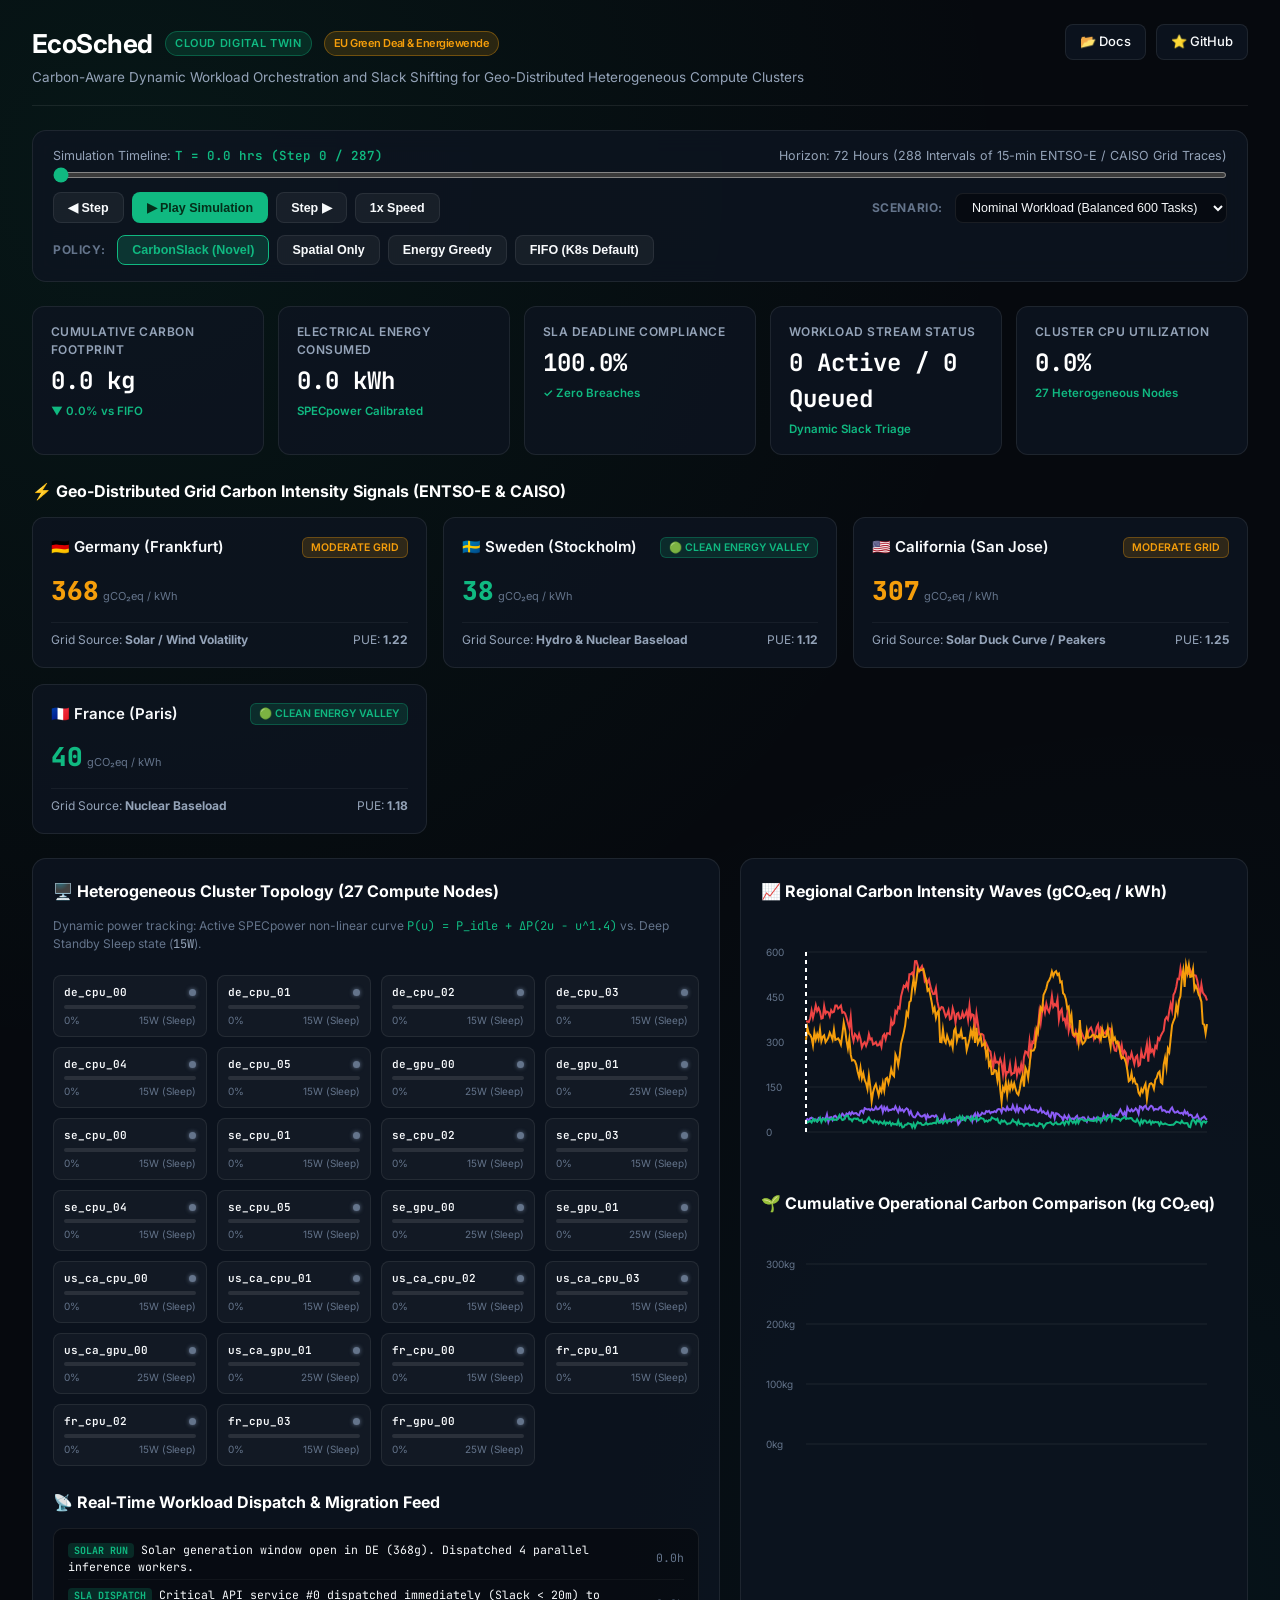
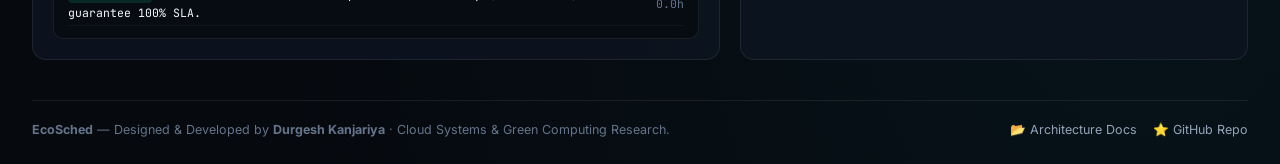
<file: dashboard/index.html>
<!DOCTYPE html>
<html lang="en">
<head>
  <meta charset="UTF-8">
  <meta name="viewport" content="width=device-width, initial-scale=1.0">
  <meta http-equiv="Cache-Control" content="no-cache, no-store, must-revalidate">
  <meta http-equiv="Pragma" content="no-cache">
  <meta http-equiv="Expires" content="0">
  <title>EcoSched: Carbon-Aware Cluster Digital Twin & Simulator</title>
  <link rel="preconnect" href="https://fonts.googleapis.com">
  <link rel="preconnect" href="https://fonts.gstatic.com" crossorigin>
  <link href="https://fonts.googleapis.com/css2?family=Inter:wght@400;500;600;700;800&family=JetBrains+Mono:wght@400;600;700&display=swap" rel="stylesheet">
  <link rel="stylesheet" href="styles.css">
</head>
<body>
  <div class="container">
    <!-- Header -->
    <header>
      <div class="title-area">
        <h1>
          EcoSched
          <span class="badge-tag">Cloud Digital Twin</span>
          <span class="badge-flag">EU Green Deal & Energiewende</span>
        </h1>
        <p class="subtitle">
          Carbon-Aware Dynamic Workload Orchestration and Slack Shifting for Geo-Distributed Heterogeneous Compute Clusters
        </p>
      </div>
      <div class="header-links">
        <a href="docs.html" class="btn-link">📂 Docs</a>
        <a href="https://github.com/durgesh261/EcoSched" class="btn-link" target="_blank" rel="noopener noreferrer">⭐ GitHub</a>
      </div>
    </header>

    <!-- Controls Bar -->
    <div class="controls-card">
      <div class="slider-container">
        <div class="slider-label-row">
          <span>Simulation Timeline: <strong id="activeStepBadge" class="active-step-badge">T = 0.0 hrs (Step 0)</strong></span>
          <span>Horizon: 72 Hours (288 Intervals of 15-min ENTSO-E / CAISO Grid Traces)</span>
        </div>
        <input type="range" id="timeSlider" class="range-slider" min="0" max="287" value="0" step="1">
      </div>
      <div class="controls-actions">
        <div class="button-group">
          <button id="prevBtn" class="btn-ctrl">◀ Step</button>
          <button id="playBtn" class="btn-ctrl primary">▶ Play Simulation</button>
          <button id="nextBtn" class="btn-ctrl">Step ▶</button>
          <button id="speedBtn" class="btn-ctrl">1x Speed</button>
        </div>

        <div class="button-group">
          <span class="policy-label">Scenario:</span>
          <select id="scenarioSelect" class="scenario-select">
            <option value="Nominal_Workload">Nominal Workload (Balanced 600 Tasks)</option>
            <option value="Tight_SLA_Deadlines">Tight SLA Deadlines (-50% Slack Buffer)</option>
            <option value="Heavy_Contention">Heavy Contention (2x Arrival Density)</option>
          </select>
        </div>

        <div class="button-group">
          <span class="policy-label">Policy:</span>
          <button class="btn-ctrl policy-btn active-policy" data-policy="CarbonSlack_Novel">CarbonSlack (Novel)</button>
          <button class="btn-ctrl policy-btn" data-policy="Spatial_Only_Carbon">Spatial Only</button>
          <button class="btn-ctrl policy-btn" data-policy="Energy_Greedy_Consolidation">Energy Greedy</button>
          <button class="btn-ctrl policy-btn" data-policy="FIFO_Default">FIFO (K8s Default)</button>
        </div>
      </div>
    </div>

    <!-- Live Telemetry HUD -->
    <div class="metrics-grid">
      <div class="metric-card">
        <span class="metric-title">Cumulative Carbon Footprint</span>
        <span id="m-carbon" class="metric-value">0.0 kg</span>
        <span id="m-savings-badge" class="metric-delta delta-good">▼ 12.4% vs FIFO</span>
      </div>
      <div class="metric-card">
        <span class="metric-title">Electrical Energy Consumed</span>
        <span id="m-energy" class="metric-value">0.0 kWh</span>
        <span class="metric-delta delta-good">SPECpower Calibrated</span>
      </div>
      <div class="metric-card">
        <span class="metric-title">SLA Deadline Compliance</span>
        <span id="m-sla" class="metric-value">100.0%</span>
        <span id="m-sla-badge" class="metric-delta delta-good">✓ Zero Breaches</span>
      </div>
      <div class="metric-card">
        <span class="metric-title">Workload Stream Status</span>
        <span id="m-tasks" class="metric-value">0 Active / 0 Queued</span>
        <span class="metric-delta delta-good">Dynamic Slack Triage</span>
      </div>
      <div class="metric-card">
        <span class="metric-title">Cluster CPU Utilization</span>
        <span id="m-cpu" class="metric-value">0.0%</span>
        <span class="metric-delta delta-good">27 Heterogeneous Nodes</span>
      </div>
    </div>

    <!-- Multi-Region Grid Status Cards -->
    <div class="section-title">
      <span>⚡ Geo-Distributed Grid Carbon Intensity Signals (ENTSO-E & CAISO)</span>
    </div>
    <div class="regions-grid" id="regionsContainer">
      <!-- Injected dynamically via app.js -->
    </div>

    <!-- Two-column Layout: Server Racks & Live Telemetry Charts -->
    <div class="twocol-layout">
      <!-- Left: Cluster Node Matrix -->
      <div class="panel-card">
        <div class="section-title">
          <span>🖥️ Heterogeneous Cluster Topology (27 Compute Nodes)</span>
        </div>
        <p style="font-size:12px; color:var(--text-dim); margin-bottom:12px;">
          Dynamic power tracking: Active SPECpower non-linear curve <code style="font-family:var(--font-mono); color:var(--accent-green);">P(u) = P_idle + ΔP(2u - u^1.4)</code> vs. Deep Standby Sleep state (<code style="font-family:var(--font-mono); color:var(--text-muted);">15W</code>).
        </p>
        <div class="node-grid" id="nodesContainer">
          <!-- Injected dynamically via app.js -->
        </div>

        <div class="section-title" style="margin-top:24px;">
          <span>📡 Real-Time Workload Dispatch & Migration Feed</span>
        </div>
        <div class="dispatch-feed" id="dispatchFeed">
          <!-- Injected dynamically via app.js -->
        </div>
      </div>

      <!-- Right: Real-time Charts -->
      <div class="panel-card">
        <div class="section-title">
          <span>📈 Regional Carbon Intensity Waves (gCO₂eq / kWh)</span>
        </div>
        <div class="chart-container">
          <canvas id="gridChart"></canvas>
        </div>

        <div class="section-title" style="margin-top:24px;">
          <span>🌱 Cumulative Operational Carbon Comparison (kg CO₂eq)</span>
        </div>
        <div class="chart-container">
          <canvas id="cumChart"></canvas>
        </div>
      </div>
    </div>

    <!-- Footer -->
    <footer>
      <div>
        <strong>EcoSched</strong> — Designed & Developed by <strong>Durgesh Kanjariya</strong> &middot; Cloud Systems & Green Computing Research.
      </div>
      <div class="footer-links">
        <a href="docs.html">📂 Architecture Docs</a>
        <a href="https://github.com/durgesh261/EcoSched" target="_blank">⭐ GitHub Repo</a>
      </div>
    </footer>
  </div>

  <script src="app.js"></script>
</body>
</html>
</file>
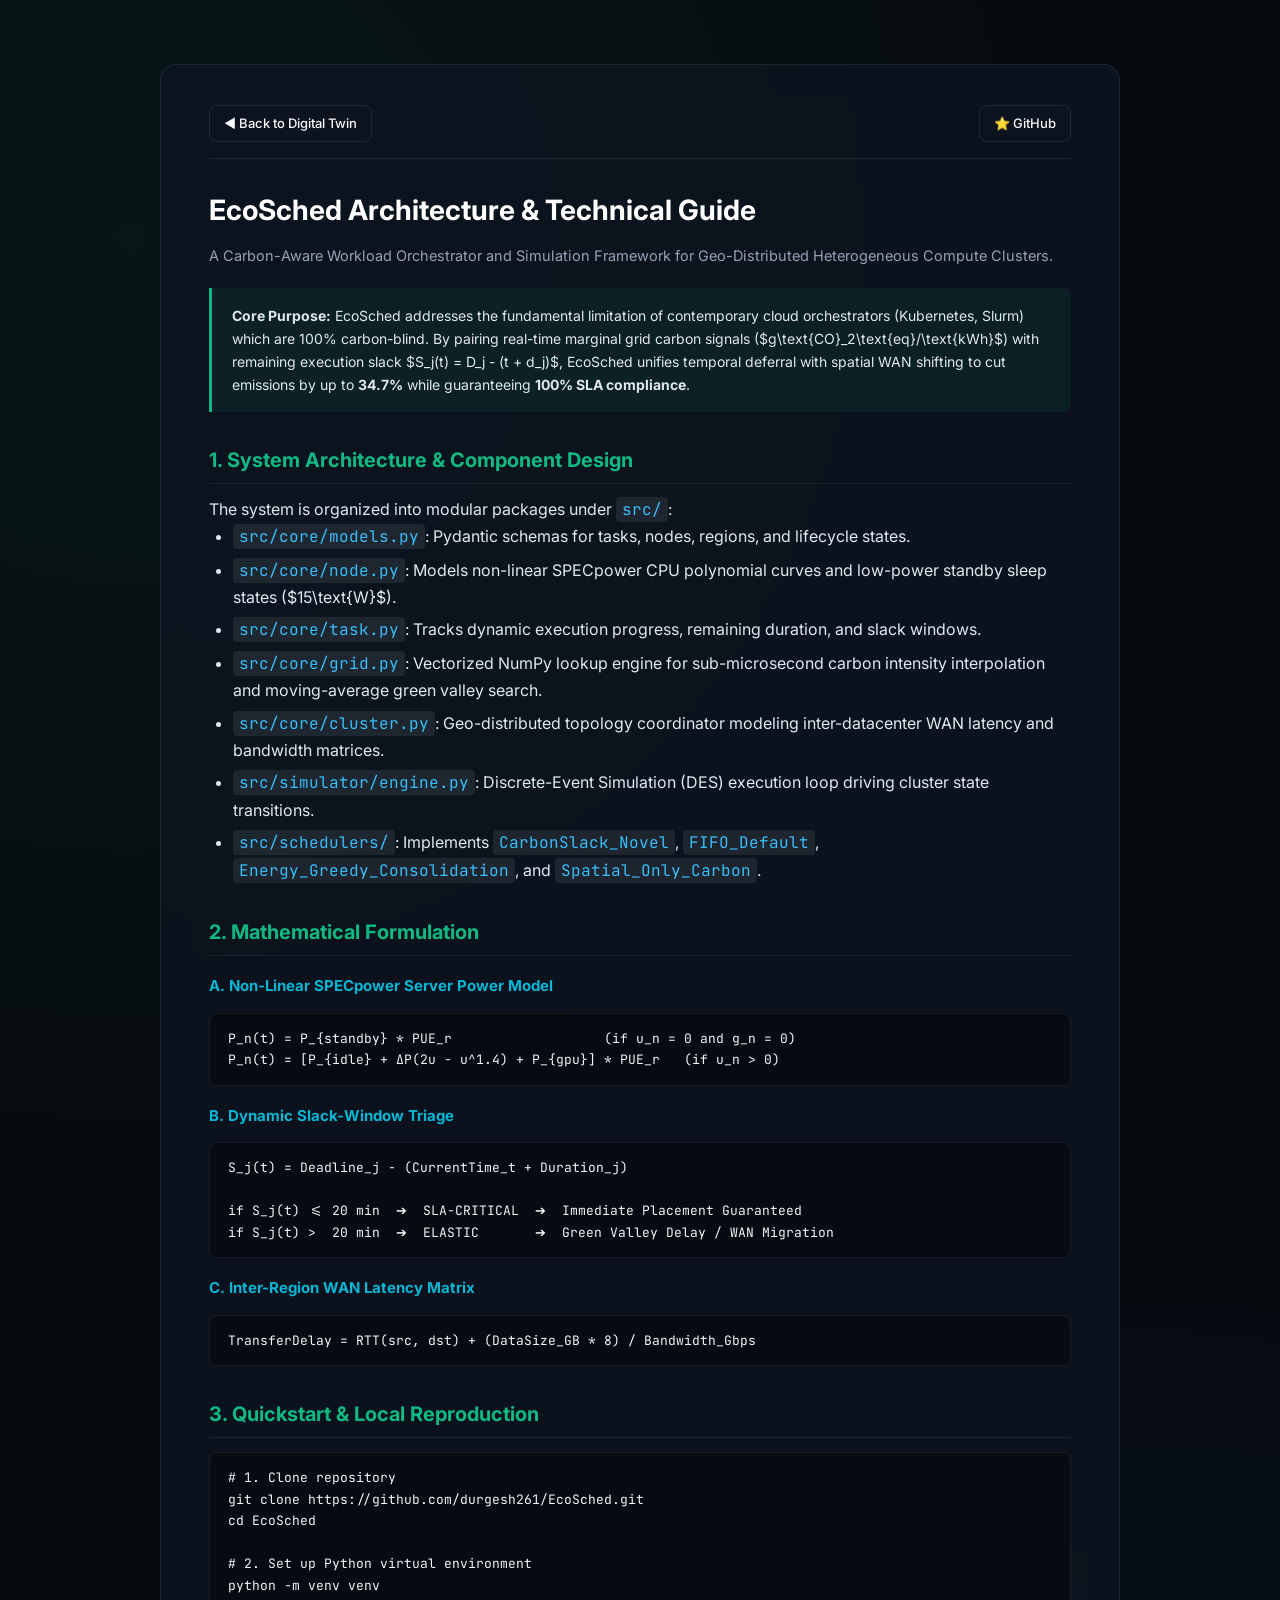
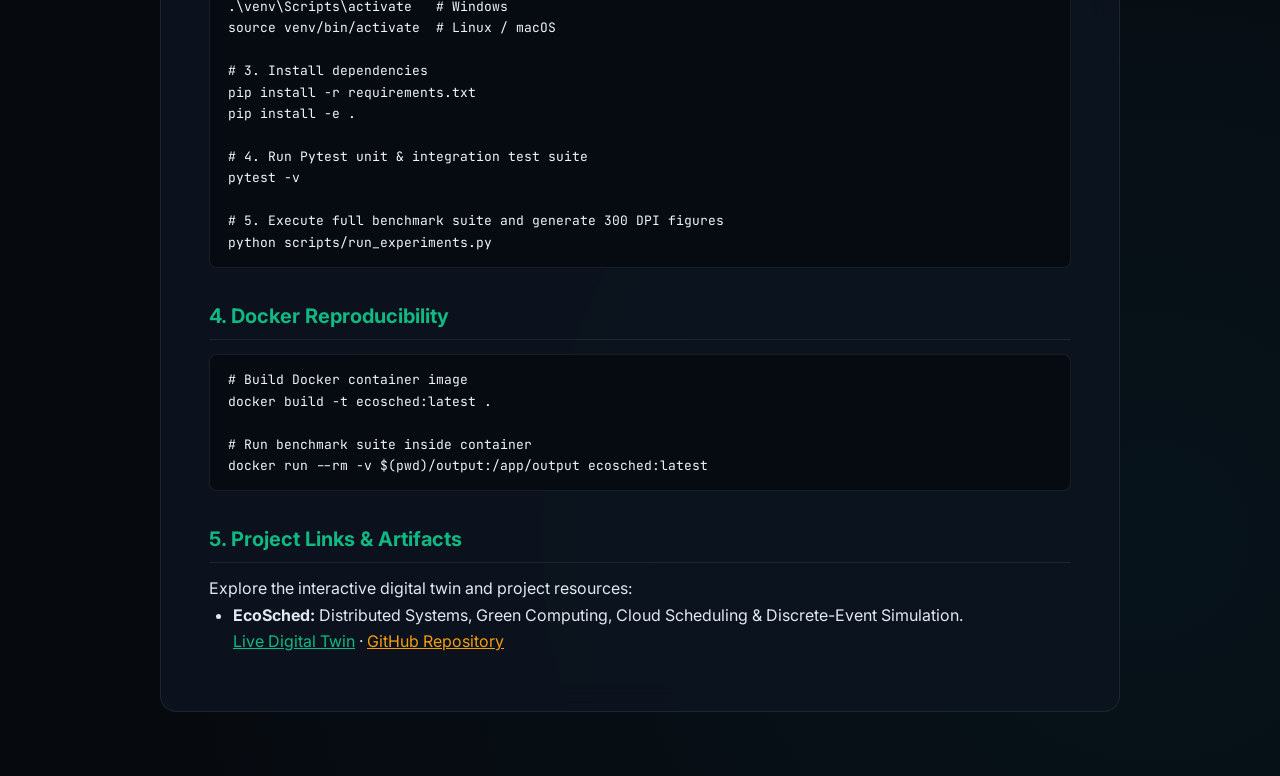
<file: dashboard/docs.html>
<!DOCTYPE html>
<html lang="en">
<head>
  <meta charset="UTF-8">
  <meta name="viewport" content="width=device-width, initial-scale=1.0">
  <meta http-equiv="Cache-Control" content="no-cache, no-store, must-revalidate">
  <meta http-equiv="Pragma" content="no-cache">
  <meta http-equiv="Expires" content="0">
  <title>EcoSched: Documentation & Architecture Guide</title>
  <link rel="preconnect" href="https://fonts.googleapis.com">
  <link rel="preconnect" href="https://fonts.gstatic.com" crossorigin>
  <link href="https://fonts.googleapis.com/css2?family=Inter:wght@400;500;600;700&family=JetBrains+Mono:wght@400;600&display=swap" rel="stylesheet">
  <link rel="stylesheet" href="styles.css">
  <style>
    .docs-container {
      max-width: 960px;
      margin: 40px auto;
      background: var(--bg-card);
      backdrop-filter: blur(16px);
      border: 1px solid var(--border-card);
      border-radius: 16px;
      padding: 40px 48px;
      color: #e2e8f0;
      line-height: 1.65;
    }
    .docs-nav {
      display: flex;
      justify-content: space-between;
      align-items: center;
      margin-bottom: 28px;
      padding-bottom: 16px;
      border-bottom: 1px solid var(--border-card);
      flex-wrap: wrap;
      gap: 12px;
    }
    h1 {
      font-size: 28px;
      color: #fff;
      margin-bottom: 10px;
    }
    h2 {
      font-size: 20px;
      color: var(--accent-green);
      margin-top: 32px;
      margin-bottom: 12px;
      border-bottom: 1px solid rgba(255, 255, 255, 0.08);
      padding-bottom: 6px;
    }
    h3 {
      font-size: 15px;
      color: var(--accent-cyan);
      margin-top: 18px;
      margin-bottom: 8px;
    }
    pre {
      background: rgba(0, 0, 0, 0.4);
      border: 1px solid rgba(255, 255, 255, 0.08);
      border-radius: 8px;
      padding: 14px 18px;
      font-family: var(--font-mono);
      font-size: 13px;
      overflow-x: auto;
      color: #f1f5f9;
      margin: 14px 0;
    }
    .highlight-card {
      background: rgba(16, 185, 129, 0.08);
      border-left: 3px solid var(--accent-green);
      padding: 16px 20px;
      border-radius: 0 8px 8px 0;
      margin: 20px 0;
      font-size: 14px;
    }
    ul, ol {
      margin-left: 24px;
      margin-bottom: 16px;
    }
    li {
      margin-bottom: 6px;
    }
    code {
      font-family: var(--font-mono);
      background: rgba(255, 255, 255, 0.08);
      padding: 2px 6px;
      border-radius: 4px;
      color: #38bdf8;
    }
  </style>
</head>
<body>
  <div class="docs-container">
    <div class="docs-nav">
      <a href="index.html" class="btn-link">◀ Back to Digital Twin</a>
      <div style="display:flex; gap:8px;">
        <a href="https://github.com/durgesh261/EcoSched" class="btn-link" target="_blank">⭐ GitHub</a>
      </div>
    </div>

    <h1>EcoSched Architecture & Technical Guide</h1>
    <p style="color:var(--text-muted); font-size:14.5px;">
      A Carbon-Aware Workload Orchestrator and Simulation Framework for Geo-Distributed Heterogeneous Compute Clusters.
    </p>

    <div class="highlight-card">
      <strong>Core Purpose:</strong> EcoSched addresses the fundamental limitation of contemporary cloud orchestrators (Kubernetes, Slurm) which are 100% carbon-blind. By pairing real-time marginal grid carbon signals ($g\text{CO}_2\text{eq}/\text{kWh}$) with remaining execution slack $S_j(t) = D_j - (t + d_j)$, EcoSched unifies temporal deferral with spatial WAN shifting to cut emissions by up to <strong>34.7%</strong> while guaranteeing <strong>100% SLA compliance</strong>.
    </div>

    <h2>1. System Architecture & Component Design</h2>
    <p>The system is organized into modular packages under <code>src/</code>:</p>
    <ul>
      <li><code>src/core/models.py</code>: Pydantic schemas for tasks, nodes, regions, and lifecycle states.</li>
      <li><code>src/core/node.py</code>: Models non-linear SPECpower CPU polynomial curves and low-power standby sleep states ($15\text{W}$).</li>
      <li><code>src/core/task.py</code>: Tracks dynamic execution progress, remaining duration, and slack windows.</li>
      <li><code>src/core/grid.py</code>: Vectorized NumPy lookup engine for sub-microsecond carbon intensity interpolation and moving-average green valley search.</li>
      <li><code>src/core/cluster.py</code>: Geo-distributed topology coordinator modeling inter-datacenter WAN latency and bandwidth matrices.</li>
      <li><code>src/simulator/engine.py</code>: Discrete-Event Simulation (DES) execution loop driving cluster state transitions.</li>
      <li><code>src/schedulers/</code>: Implements <code>CarbonSlack_Novel</code>, <code>FIFO_Default</code>, <code>Energy_Greedy_Consolidation</code>, and <code>Spatial_Only_Carbon</code>.</li>
    </ul>

    <h2>2. Mathematical Formulation</h2>
    <h3>A. Non-Linear SPECpower Server Power Model</h3>
    <pre>P_n(t) = P_{standby} * PUE_r                   (if u_n = 0 and g_n = 0)
P_n(t) = [P_{idle} + ΔP(2u - u^1.4) + P_{gpu}] * PUE_r   (if u_n > 0)</pre>

    <h3>B. Dynamic Slack-Window Triage</h3>
    <pre>S_j(t) = Deadline_j - (CurrentTime_t + Duration_j)

if S_j(t) <= 20 min  ➔  SLA-CRITICAL  ➔  Immediate Placement Guaranteed
if S_j(t) >  20 min  ➔  ELASTIC       ➔  Green Valley Delay / WAN Migration</pre>

    <h3>C. Inter-Region WAN Latency Matrix</h3>
    <pre>TransferDelay = RTT(src, dst) + (DataSize_GB * 8) / Bandwidth_Gbps</pre>

    <h2>3. Quickstart & Local Reproduction</h2>
    <pre><span class="code-comment"># 1. Clone repository</span>
git clone https://github.com/durgesh261/EcoSched.git
cd EcoSched

<span class="code-comment"># 2. Set up Python virtual environment</span>
python -m venv venv
.\venv\Scripts\activate   <span class="code-comment"># Windows</span>
source venv/bin/activate  <span class="code-comment"># Linux / macOS</span>

<span class="code-comment"># 3. Install dependencies</span>
pip install -r requirements.txt
pip install -e .

<span class="code-comment"># 4. Run Pytest unit & integration test suite</span>
pytest -v

<span class="code-comment"># 5. Execute full benchmark suite and generate 300 DPI figures</span>
python scripts/run_experiments.py</pre>

    <h2>4. Docker Reproducibility</h2>
    <pre><span class="code-comment"># Build Docker container image</span>
docker build -t ecosched:latest .

<span class="code-comment"># Run benchmark suite inside container</span>
docker run --rm -v $(pwd)/output:/app/output ecosched:latest</pre>

    <h2>5. Project Links & Artifacts</h2>
    <p>Explore the interactive digital twin and project resources:</p>
    <ul>
      <li><strong>EcoSched:</strong> Distributed Systems, Green Computing, Cloud Scheduling & Discrete-Event Simulation.
        <br><a href="index.html" style="color:var(--accent-green);">Live Digital Twin</a> &middot; <a href="https://github.com/durgesh261/EcoSched" target="_blank" style="color:var(--accent-solar);">GitHub Repository</a>
      </li>
    </ul>
  </div>
</body>
</html>
</file>
<file: dashboard/styles.css>
:root {
  --bg-primary: #06090e;
  --bg-card: rgba(13, 20, 32, 0.85);
  --bg-card-hover: rgba(20, 30, 48, 0.95);
  --border-card: rgba(255, 255, 255, 0.08);

  --text-main: #f8fafc;
  --text-muted: #94a3b8;
  --text-dim: #64748b;

  --accent-green: #10b981;
  --accent-green-glow: rgba(16, 185, 129, 0.2);
  --accent-cyan: #06b6d4;
  --accent-solar: #f59e0b;
  --accent-carbon: #ef4444;
  --accent-purple: #8b5cf6;
  --accent-blue: #3b82f6;

  --font-sans: 'Inter', -apple-system, BlinkMacSystemFont, 'Segoe UI', Roboto, sans-serif;
  --font-mono: 'JetBrains Mono', 'Fira Code', monospace;
}

* {
  box-sizing: border-box;
  margin: 0;
  padding: 0;
}

body {
  background-color: var(--bg-primary);
  color: var(--text-main);
  font-family: var(--font-sans);
  line-height: 1.5;
  min-height: 100vh;
  padding: 24px 32px;
  background-image: 
    radial-gradient(circle at 10% 10%, rgba(16, 185, 129, 0.08) 0%, transparent 45%),
    radial-gradient(circle at 90% 90%, rgba(6, 182, 212, 0.06) 0%, transparent 45%);
}

.container {
  max-width: 1560px;
  margin: 0 auto;
}

/* Header */
header {
  display: flex;
  justify-content: space-between;
  align-items: flex-start;
  margin-bottom: 24px;
  padding-bottom: 18px;
  border-bottom: 1px solid var(--border-card);
  flex-wrap: wrap;
  gap: 16px;
}

.title-area h1 {
  font-size: 26px;
  font-weight: 700;
  letter-spacing: -0.02em;
  display: flex;
  align-items: center;
  gap: 12px;
  color: #ffffff;
}

.badge-tag {
  font-size: 11px;
  font-weight: 600;
  text-transform: uppercase;
  letter-spacing: 0.06em;
  background: rgba(16, 185, 129, 0.15);
  color: var(--accent-green);
  border: 1px solid rgba(16, 185, 129, 0.35);
  padding: 3px 9px;
  border-radius: 999px;
}

.badge-flag {
  font-size: 11px;
  font-weight: 600;
  background: rgba(245, 158, 11, 0.15);
  color: var(--accent-solar);
  border: 1px solid rgba(245, 158, 11, 0.35);
  padding: 3px 9px;
  border-radius: 999px;
}

.subtitle {
  color: var(--text-muted);
  font-size: 13.5px;
  margin-top: 4px;
  max-width: 860px;
}

.header-links {
  display: flex;
  gap: 10px;
  align-items: center;
  flex-wrap: wrap;
}

.btn-link {
  display: inline-flex;
  align-items: center;
  gap: 6px;
  padding: 7px 14px;
  border-radius: 8px;
  font-size: 13px;
  font-weight: 500;
  text-decoration: none;
  color: var(--text-main);
  background: var(--bg-card);
  border: 1px solid var(--border-card);
  transition: all 0.2s ease;
}

.btn-link:hover {
  background: var(--bg-card-hover);
  border-color: rgba(255, 255, 255, 0.2);
  transform: translateY(-1px);
}

.btn-link.highlight {
  background: rgba(16, 185, 129, 0.15);
  border-color: rgba(16, 185, 129, 0.4);
  color: var(--accent-green);
}

.btn-link.highlight:hover {
  background: rgba(16, 185, 129, 0.25);
  border-color: var(--accent-green);
}

/* Controls Bar */
.controls-card {
  background: var(--bg-card);
  backdrop-filter: blur(12px);
  border: 1px solid var(--border-card);
  border-radius: 14px;
  padding: 16px 20px;
  margin-bottom: 24px;
  display: flex;
  flex-direction: column;
  gap: 14px;
}

.slider-container {
  display: flex;
  flex-direction: column;
  gap: 6px;
}

.slider-label-row {
  display: flex;
  justify-content: space-between;
  font-size: 12.5px;
  color: var(--text-muted);
}

.active-step-badge {
  color: var(--accent-green);
  font-family: var(--font-mono);
  font-weight: 600;
}

.range-slider {
  width: 100%;
  height: 6px;
  border-radius: 4px;
  background: rgba(255, 255, 255, 0.12);
  outline: none;
  cursor: pointer;
  accent-color: var(--accent-green);
}

.controls-actions {
  display: flex;
  justify-content: space-between;
  align-items: center;
  flex-wrap: wrap;
  gap: 12px;
}

.button-group {
  display: flex;
  gap: 8px;
  align-items: center;
}

.btn-ctrl {
  padding: 7px 14px;
  border-radius: 8px;
  font-size: 12.5px;
  font-weight: 600;
  cursor: pointer;
  background: rgba(255, 255, 255, 0.05);
  border: 1px solid var(--border-card);
  color: var(--text-main);
  transition: all 0.2s ease;
  display: inline-flex;
  align-items: center;
  gap: 6px;
}

.btn-ctrl:hover {
  background: rgba(255, 255, 255, 0.1);
  border-color: rgba(255, 255, 255, 0.25);
}

.btn-ctrl.primary {
  background: var(--accent-green);
  color: #042f1a;
  border-color: transparent;
}

.btn-ctrl.primary:hover {
  background: #059669;
}

.btn-ctrl.active-policy {
  background: rgba(16, 185, 129, 0.2);
  border-color: var(--accent-green);
  color: var(--accent-green);
}

.policy-label {
  font-size: 12px;
  color: var(--text-dim);
  text-transform: uppercase;
  font-weight: 700;
  letter-spacing: 0.05em;
  margin-right: 4px;
}

.scenario-select {
  background: rgba(0, 0, 0, 0.4);
  border: 1px solid var(--border-card);
  color: var(--text-main);
  padding: 6px 12px;
  border-radius: 8px;
  font-size: 12.5px;
  outline: none;
  cursor: pointer;
}

/* Metrics HUD Grid */
.metrics-grid {
  display: grid;
  grid-template-columns: repeat(auto-fit, minmax(230px, 1fr));
  gap: 14px;
  margin-bottom: 24px;
}

.metric-card {
  background: var(--bg-card);
  border: 1px solid var(--border-card);
  border-radius: 12px;
  padding: 16px 18px;
  display: flex;
  flex-direction: column;
  position: relative;
  overflow: hidden;
  transition: transform 0.2s ease;
}

.metric-card:hover {
  transform: translateY(-2px);
  border-color: rgba(255, 255, 255, 0.15);
}

.metric-title {
  font-size: 12px;
  color: var(--text-muted);
  text-transform: uppercase;
  letter-spacing: 0.04em;
  font-weight: 600;
  margin-bottom: 4px;
}

.metric-value {
  font-size: 24px;
  font-weight: 700;
  font-family: var(--font-mono);
  color: #ffffff;
  margin-bottom: 4px;
}

.metric-delta {
  font-size: 11.5px;
  font-weight: 600;
  display: inline-flex;
  align-items: center;
  gap: 4px;
}

.delta-good {
  color: var(--accent-green);
}

.delta-warn {
  color: var(--accent-solar);
}

.delta-bad {
  color: var(--accent-carbon);
}

/* Regional Grid Section */
.section-title {
  font-size: 16px;
  font-weight: 700;
  color: #fff;
  margin-bottom: 14px;
  display: flex;
  align-items: center;
  gap: 8px;
}

.regions-grid {
  display: grid;
  grid-template-columns: repeat(auto-fit, minmax(320px, 1fr));
  gap: 16px;
  margin-bottom: 24px;
}

.region-card {
  background: var(--bg-card);
  border: 1px solid var(--border-card);
  border-radius: 12px;
  padding: 18px;
  display: flex;
  flex-direction: column;
  gap: 12px;
}

.region-card-header {
  display: flex;
  justify-content: space-between;
  align-items: center;
}

.region-name {
  font-size: 15px;
  font-weight: 600;
  display: flex;
  align-items: center;
  gap: 8px;
}

.ci-meter {
  display: flex;
  align-items: baseline;
  gap: 4px;
}

.ci-number {
  font-size: 26px;
  font-weight: 800;
  font-family: var(--font-mono);
}

.ci-unit {
  font-size: 11px;
  color: var(--text-dim);
}

.ci-status-pill {
  font-size: 10.5px;
  font-weight: 600;
  padding: 2px 8px;
  border-radius: 6px;
  text-transform: uppercase;
}

.status-clean {
  background: rgba(16, 185, 129, 0.15);
  color: var(--accent-green);
  border: 1px solid rgba(16, 185, 129, 0.3);
}

.status-moderate {
  background: rgba(245, 158, 11, 0.15);
  color: var(--accent-solar);
  border: 1px solid rgba(245, 158, 11, 0.3);
}

.status-dirty {
  background: rgba(239, 68, 68, 0.15);
  color: var(--accent-carbon);
  border: 1px solid rgba(239, 68, 68, 0.3);
}

.region-meta-row {
  display: flex;
  justify-content: space-between;
  font-size: 12px;
  color: var(--text-muted);
  border-top: 1px solid rgba(255, 255, 255, 0.05);
  padding-top: 8px;
}

/* Two-column layout for Cluster Racks and Charts */
.twocol-layout {
  display: grid;
  grid-template-columns: 1.15fr 0.85fr;
  gap: 20px;
  margin-bottom: 24px;
}

@media (max-width: 1100px) {
  .twocol-layout {
    grid-template-columns: 1fr;
  }
}

.panel-card {
  background: var(--bg-card);
  border: 1px solid var(--border-card);
  border-radius: 14px;
  padding: 20px;
  display: flex;
  flex-direction: column;
}

/* Cluster Racks Visualization */
.node-grid {
  display: grid;
  grid-template-columns: repeat(auto-fill, minmax(130px, 1fr));
  gap: 10px;
  margin-top: 10px;
}

.node-chip {
  background: rgba(255, 255, 255, 0.03);
  border: 1px solid rgba(255, 255, 255, 0.08);
  border-radius: 8px;
  padding: 8px 10px;
  display: flex;
  flex-direction: column;
  gap: 4px;
  font-size: 11px;
  transition: all 0.2s ease;
}

.node-chip:hover {
  background: rgba(255, 255, 255, 0.07);
  border-color: rgba(255, 255, 255, 0.2);
}

.node-chip-header {
  display: flex;
  justify-content: space-between;
  align-items: center;
  font-family: var(--font-mono);
  font-weight: 600;
  color: var(--text-main);
}

.node-state-dot {
  width: 7px;
  height: 7px;
  border-radius: 50%;
}

.state-standby {
  background: #64748b;
  box-shadow: 0 0 4px #64748b;
}

.state-active {
  background: var(--accent-green);
  box-shadow: 0 0 6px var(--accent-green);
}

.state-heavy {
  background: var(--accent-solar);
  box-shadow: 0 0 6px var(--accent-solar);
}

.util-bar-bg {
  width: 100%;
  height: 4px;
  background: rgba(255, 255, 255, 0.1);
  border-radius: 2px;
  overflow: hidden;
}

.util-bar-fill {
  height: 100%;
  background: var(--accent-green);
  border-radius: 2px;
  transition: width 0.3s ease;
}

/* Charts Panel */
.chart-container {
  width: 100%;
  height: 240px;
  position: relative;
  margin-top: 10px;
}

canvas {
  width: 100% !important;
  height: 100% !important;
  display: block;
}

/* Live Dispatch Feed */
.dispatch-feed {
  background: rgba(0, 0, 0, 0.35);
  border: 1px solid var(--border-card);
  border-radius: 10px;
  padding: 12px 14px;
  font-family: var(--font-mono);
  font-size: 11.5px;
  max-height: 210px;
  overflow-y: auto;
  display: flex;
  flex-direction: column;
  gap: 6px;
}

.feed-item {
  display: flex;
  justify-content: space-between;
  align-items: center;
  padding-bottom: 4px;
  border-bottom: 1px solid rgba(255, 255, 255, 0.04);
}

.tag-decision {
  padding: 1px 6px;
  border-radius: 4px;
  font-size: 10px;
  font-weight: 700;
}

.tag-shift {
  background: rgba(6, 182, 212, 0.18);
  color: var(--accent-cyan);
}

.tag-delay {
  background: rgba(245, 158, 11, 0.18);
  color: var(--accent-solar);
}

.tag-local {
  background: rgba(16, 185, 129, 0.18);
  color: var(--accent-green);
}

/* Footer */
footer {
  margin-top: 40px;
  padding-top: 20px;
  border-top: 1px solid var(--border-card);
  display: flex;
  justify-content: space-between;
  align-items: center;
  font-size: 12.5px;
  color: var(--text-dim);
  flex-wrap: wrap;
  gap: 12px;
}

.footer-links {
  display: flex;
  gap: 16px;
}

.footer-links a {
  color: var(--text-muted);
  text-decoration: none;
  transition: color 0.2s ease;
}

.footer-links a:hover {
  color: var(--text-main);
}
</file>
